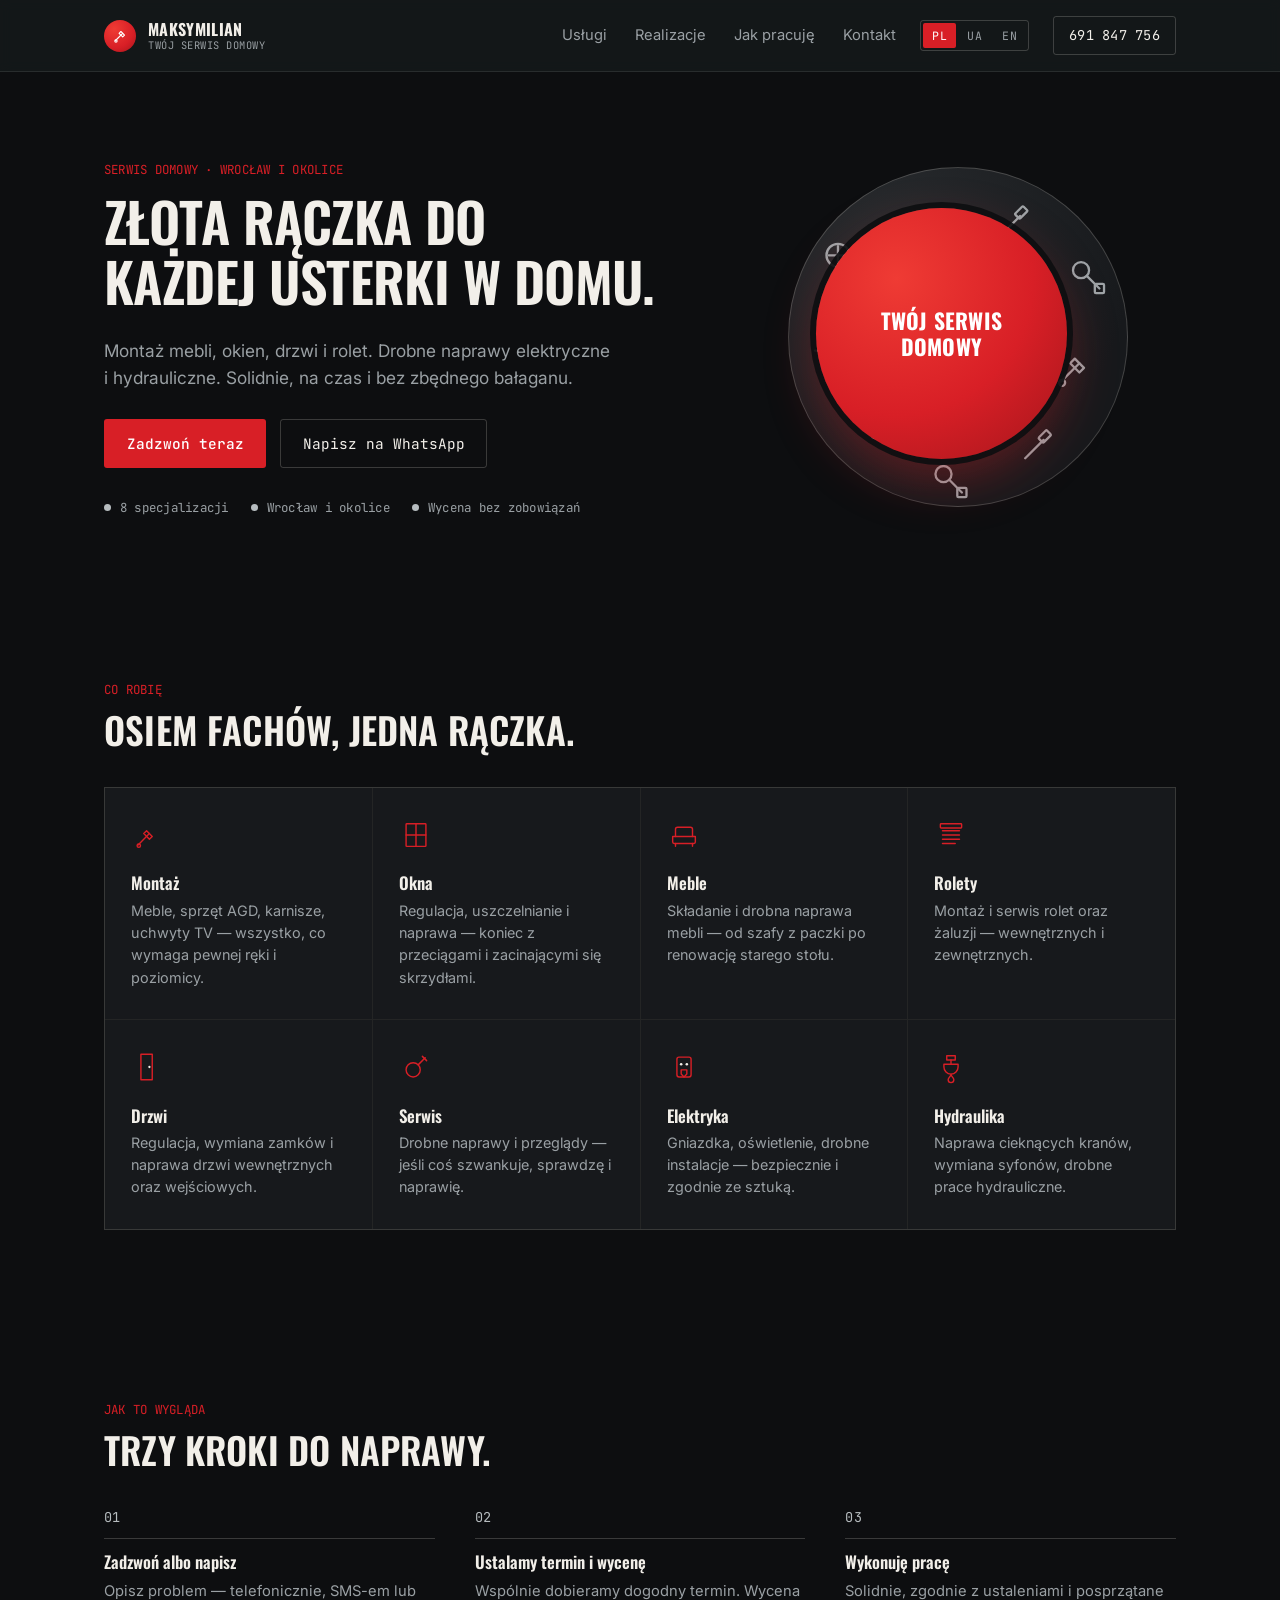
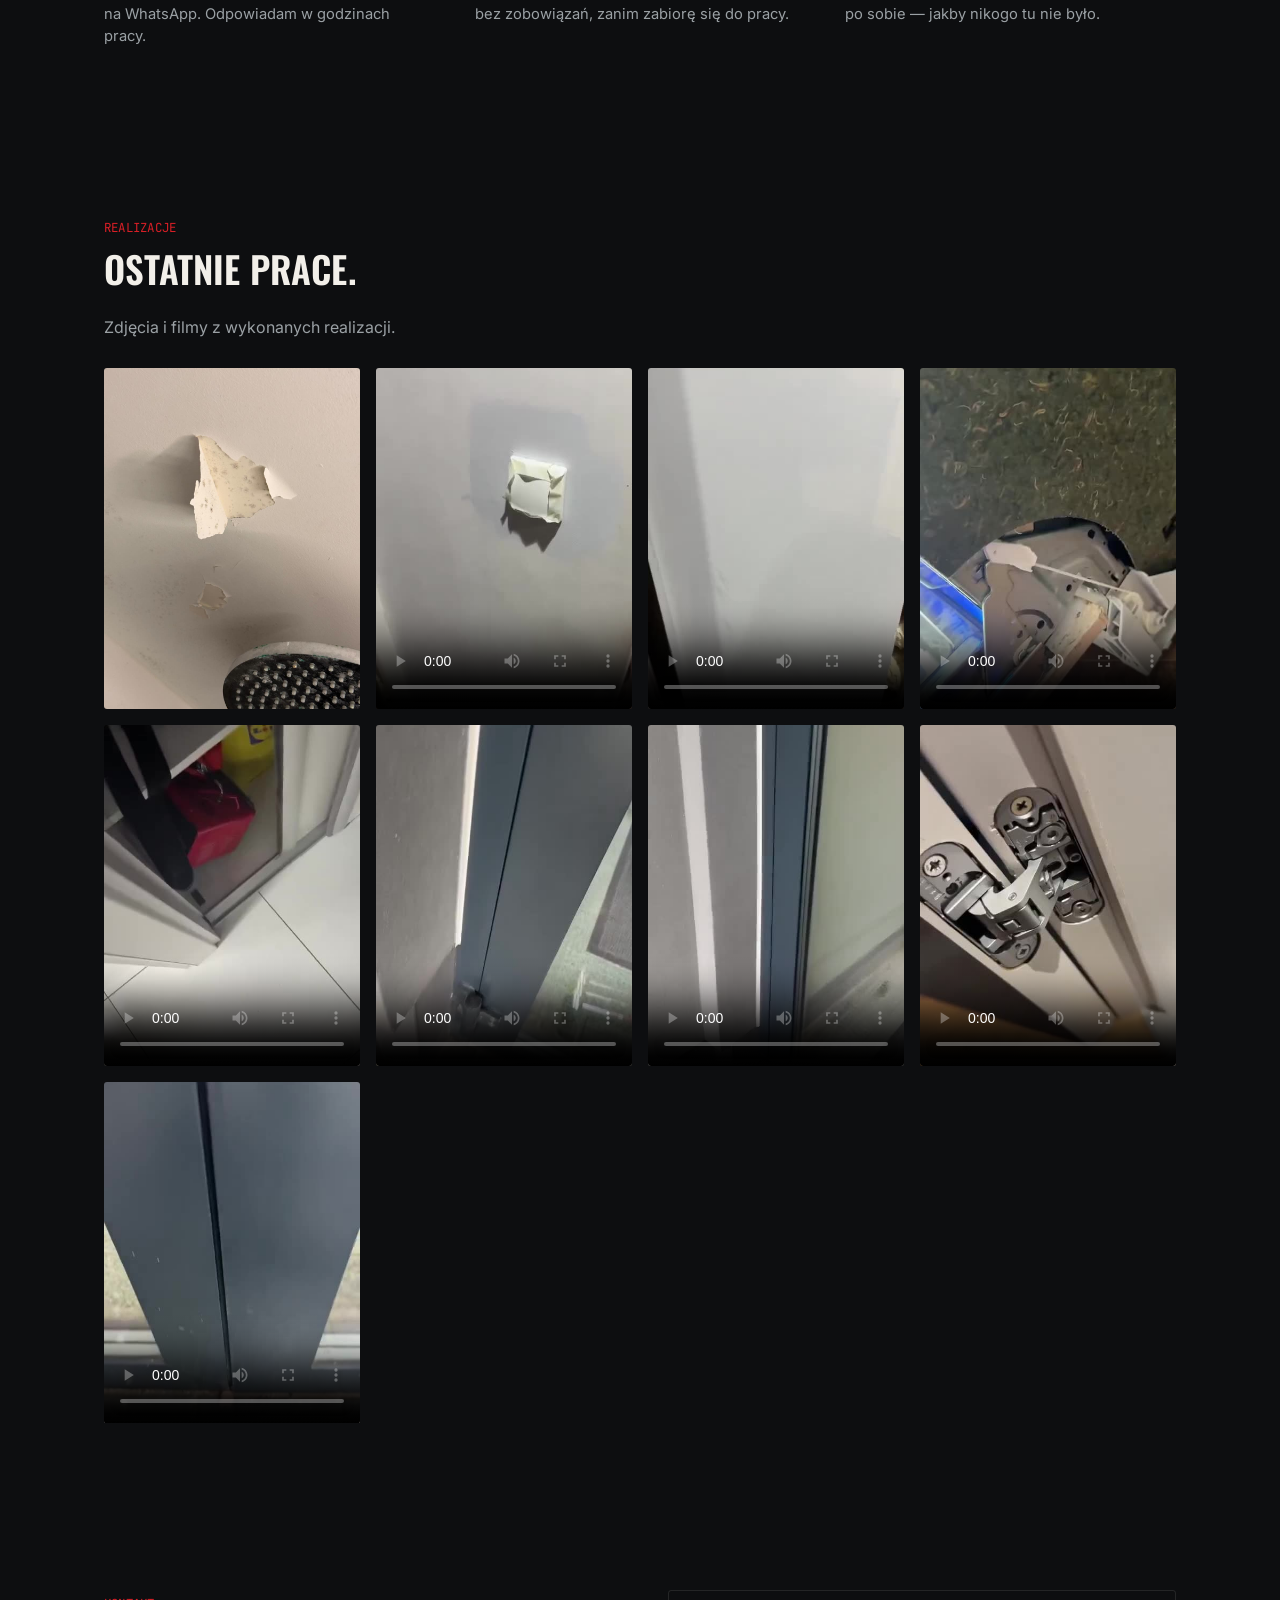
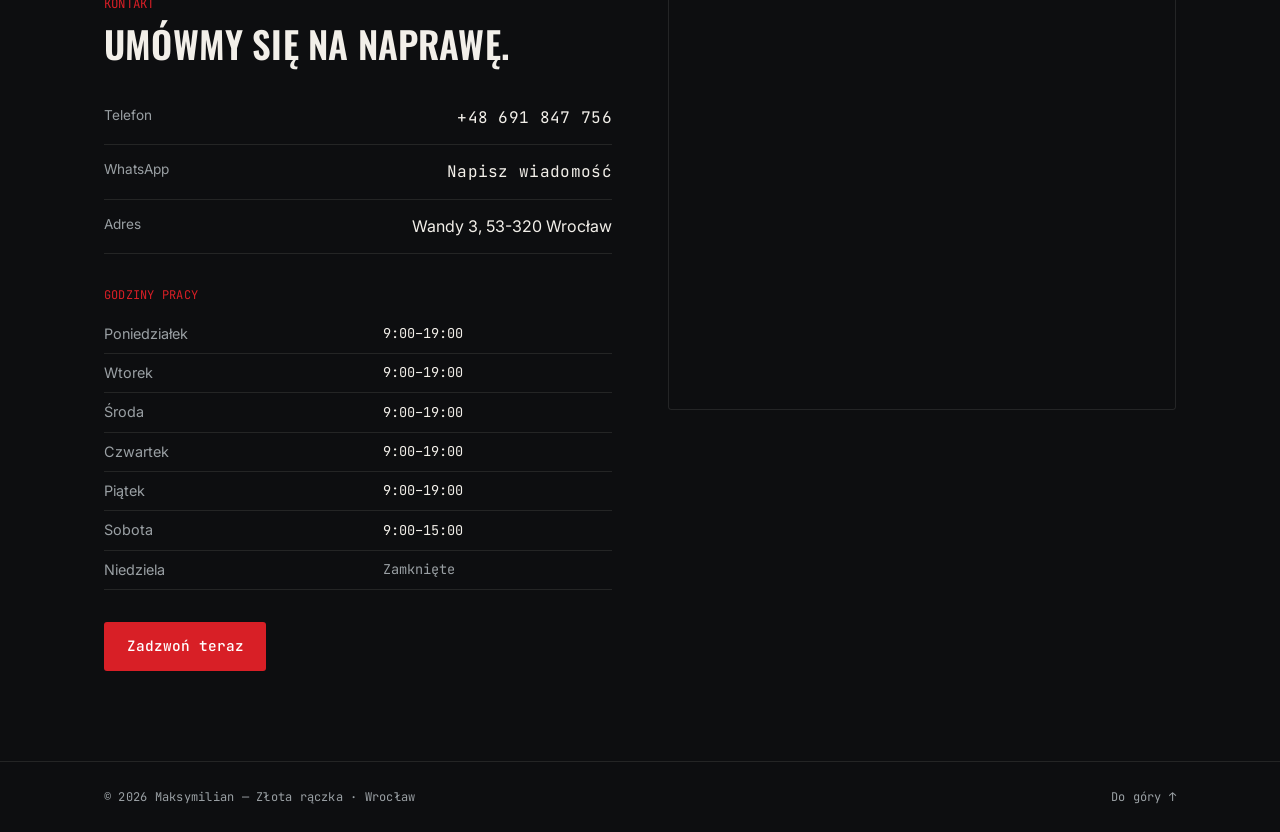
<file: index.html>
<!DOCTYPE html>
<html lang="pl">
<head>
<meta charset="UTF-8">
<meta name="viewport" content="width=device-width, initial-scale=1.0">
<title>Maksymilian — Złota rączka | Serwis domowy Wrocław</title>
<meta name="description" content="Maksymilian — złota rączka we Wrocławiu. Montaż mebli, okien, drzwi i rolet, drobna elektryka i hydraulika. Solidnie, na czas, bez bałaganu.">
<link rel="icon" href="data:,">
<link rel="preconnect" href="https://fonts.googleapis.com">
<link rel="preconnect" href="https://fonts.gstatic.com" crossorigin>
<link href="https://fonts.googleapis.com/css2?family=Oswald:wght@500;600;700&family=Inter:wght@400;500;600&family=JetBrains+Mono:wght@400;500&display=swap" rel="stylesheet">
<link rel="stylesheet" href="style.css">
</head>
<body>

<!-- ============ NAGŁÓWEK ============ -->
<header class="site-header">
  <div class="wrap header-inner">
    <a href="#top" class="brand">
      <span class="brand-stamp" aria-hidden="true">
        <svg viewBox="0 0 40 40" fill="none" xmlns="http://www.w3.org/2000/svg">
          <path d="M10 30 L26 14" stroke="#fff" stroke-width="2.5" stroke-linecap="round"/>
          <path d="M22 10 L30 18 L26 22 L18 14 Z" stroke="#fff" stroke-width="2.5" stroke-linejoin="round" stroke-linecap="round"/>
          <circle cx="11" cy="31" r="2.6" stroke="#fff" stroke-width="2.5"/>
        </svg>
      </span>
      <span class="brand-text">
        <span class="brand-name">MAKSYMILIAN</span>
        <span class="brand-sub" data-i18n="brand_sub">TWÓJ SERWIS DOMOWY</span>
      </span>
    </a>
    <nav class="main-nav" aria-label="Nawigacja główna">
      <a href="#uslugi" data-i18n="nav_uslugi">Usługi</a>
      <a href="#realizacje" data-i18n="nav_realizacje">Realizacje</a>
      <a href="#jak-pracuje" data-i18n="nav_jak">Jak pracuję</a>
      <a href="#kontakt" data-i18n="nav_kontakt">Kontakt</a>
    </nav>

    <div class="lang-switch" role="group" aria-label="Zmień język / Change language">
      <button type="button" data-lang="pl" class="active">PL</button>
      <button type="button" data-lang="ua">UA</button>
      <button type="button" data-lang="en">EN</button>
    </div>

    <a class="btn btn-call header-call" href="tel:+48691847756">
      <span class="mono">691 847 756</span>
    </a>
    <button class="nav-toggle" aria-label="Otwórz menu" aria-expanded="false">
      <span></span><span></span><span></span>
    </button>
  </div>
  <nav class="mobile-nav" aria-label="Nawigacja mobilna">
    <a href="#uslugi" data-i18n="nav_uslugi">Usługi</a>
    <a href="#realizacje" data-i18n="nav_realizacje">Realizacje</a>
    <a href="#jak-pracuje" data-i18n="nav_jak">Jak pracuję</a>
    <a href="#kontakt" data-i18n="nav_kontakt">Kontakt</a>
    <a href="tel:+48691847756" class="mono" data-i18n="mobile_call">Zadzwoń: 691 847 756</a>
  </nav>
</header>

<main id="top">

  <!-- ============ HERO ============ -->
  <section class="hero">
    <div class="wrap hero-inner">
      <div class="hero-copy">
        <p class="eyebrow mono" data-i18n="hero_eyebrow">SERWIS DOMOWY · WROCŁAW I OKOLICE</p>
        <h1 data-i18n-html="hero_h1">Złota rączka do<br>każdej usterki w domu.</h1>
        <p class="hero-lead" data-i18n="hero_lead">
          Montaż mebli, okien, drzwi i rolet. Drobne naprawy elektryczne
          i hydrauliczne. Solidnie, na czas i bez zbędnego bałaganu.
        </p>
        <div class="hero-actions">
          <a href="tel:+48691847756" class="btn btn-primary btn-tel" data-i18n="btn_call">Zadzwoń teraz</a>
          <a href="https://wa.me/48691847756" target="_blank" rel="noopener" class="btn btn-ghost" data-i18n="btn_whatsapp">Napisz na WhatsApp</a>
        </div>
        <ul class="hero-facts mono">
          <li data-i18n="hero_fact1">8 specjalizacji</li>
          <li data-i18n="hero_fact2">Wrocław i okolice</li>
          <li data-i18n="hero_fact3">Wycena bez zobowiązań</li>
        </ul>
      </div>
      <div class="hero-visual" aria-hidden="true">
        <div class="badge">
          <div class="badge-ring" id="badgeRing"><!-- narzędzia generowane skryptem --></div>
          <div class="badge-core">
            <span data-i18n-html="badge_text">Twój serwis<br>domowy</span>
          </div>
        </div>
      </div>
    </div>
    <div class="ruler-divider" aria-hidden="true"></div>
  </section>

  <!-- ============ USŁUGI ============ -->
  <section id="uslugi" class="services">
    <div class="wrap">
      <p class="eyebrow mono" data-i18n="services_eyebrow">CO ROBIĘ</p>
      <h2 data-i18n="services_h2">Osiem fachów, jedna rączka.</h2>

      <div class="service-grid">

        <article class="service-card reveal">
          <svg viewBox="0 0 48 48" class="s-icon" aria-hidden="true"><path d="M10 38 L26 22" stroke-linecap="round"/><path d="M22 18 L30 26 L26 30 L18 22 Z" stroke-linejoin="round" stroke-linecap="round"/><circle cx="11" cy="39" r="2.4"/></svg>
          <h3 data-i18n="service1_title">Montaż</h3>
          <p data-i18n="service1_desc">Meble, sprzęt AGD, karnisze, uchwyty TV — wszystko, co wymaga pewnej ręki i poziomicy.</p>
        </article>

        <article class="service-card reveal">
          <svg viewBox="0 0 48 48" class="s-icon" aria-hidden="true"><rect x="10" y="8" width="28" height="32" rx="1"/><line x1="24" y1="8" x2="24" y2="40"/><line x1="10" y1="24" x2="38" y2="24"/></svg>
          <h3 data-i18n="service2_title">Okna</h3>
          <p data-i18n="service2_desc">Regulacja, uszczelnianie i naprawa — koniec z przeciągami i zacinającymi się skrzydłami.</p>
        </article>

        <article class="service-card reveal">
          <svg viewBox="0 0 48 48" class="s-icon" aria-hidden="true"><path d="M12 26 V16 a3 3 0 0 1 3-3 h18 a3 3 0 0 1 3 3 v10"/><path d="M8 26 h32 v8 a2 2 0 0 1-2 2 H10 a2 2 0 0 1-2-2 Z"/><line x1="12" y1="36" x2="12" y2="40"/><line x1="36" y1="36" x2="36" y2="40"/></svg>
          <h3 data-i18n="service3_title">Meble</h3>
          <p data-i18n="service3_desc">Składanie i drobna naprawa mebli — od szafy z paczki po renowację starego stołu.</p>
        </article>

        <article class="service-card reveal">
          <svg viewBox="0 0 48 48" class="s-icon" aria-hidden="true"><rect x="9" y="8" width="30" height="6" rx="1"/><line x1="12" y1="18" x2="36" y2="18"/><line x1="12" y1="24" x2="36" y2="24"/><line x1="12" y1="30" x2="36" y2="30"/><line x1="12" y1="36" x2="30" y2="36"/></svg>
          <h3 data-i18n="service4_title">Rolety</h3>
          <p data-i18n="service4_desc">Montaż i serwis rolet oraz żaluzji — wewnętrznych i zewnętrznych.</p>
        </article>

        <article class="service-card reveal">
          <svg viewBox="0 0 48 48" class="s-icon" aria-hidden="true"><path d="M14 6 h16 v36 h-16 Z"/><circle cx="26" cy="24" r="1.6" fill="currentColor" stroke="none"/></svg>
          <h3 data-i18n="service5_title">Drzwi</h3>
          <p data-i18n="service5_desc">Regulacja, wymiana zamków i naprawa drzwi wewnętrznych oraz wejściowych.</p>
        </article>

        <article class="service-card reveal">
          <svg viewBox="0 0 48 48" class="s-icon" aria-hidden="true"><circle cx="20" cy="28" r="10"/><path d="M27 21 L37 11" stroke-linecap="round"/><path d="M33 9 L39 15" stroke-linecap="round"/></svg>
          <h3 data-i18n="service6_title">Serwis</h3>
          <p data-i18n="service6_desc">Drobne naprawy i przeglądy — jeśli coś szwankuje, sprawdzę i naprawię.</p>
        </article>

        <article class="service-card reveal">
          <svg viewBox="0 0 48 48" class="s-icon" aria-hidden="true"><rect x="14" y="10" width="20" height="28" rx="3"/><circle cx="20" cy="20" r="1.8" fill="currentColor" stroke="none"/><circle cx="28" cy="20" r="1.8" fill="currentColor" stroke="none"/><path d="M20 28 h8 v6 l-4 4 l-4-4 Z"/></svg>
          <h3 data-i18n="service7_title">Elektryka</h3>
          <p data-i18n="service7_desc">Gniazdka, oświetlenie, drobne instalacje — bezpiecznie i zgodnie ze sztuką.</p>
        </article>

        <article class="service-card reveal">
          <svg viewBox="0 0 48 48" class="s-icon" aria-hidden="true"><path d="M18 8 h12 v6 h-12 Z"/><path d="M24 14 v6"/><path d="M14 20 h20 v4 a10 10 0 0 1-20 0 Z"/><path d="M24 34 c0 4 4 4 4 8 a4 4 0 0 1-8 0 c0-4 4-4 4-8 Z"/></svg>
          <h3 data-i18n="service8_title">Hydraulika</h3>
          <p data-i18n="service8_desc">Naprawa cieknących kranów, wymiana syfonów, drobne prace hydrauliczne.</p>
        </article>

      </div>
    </div>
    <div class="ruler-divider" aria-hidden="true"></div>
  </section>

  <!-- ============ JAK PRACUJĘ ============ -->
  <section id="jak-pracuje" class="process">
    <div class="wrap">
      <p class="eyebrow mono" data-i18n="process_eyebrow">JAK TO WYGLĄDA</p>
      <h2 data-i18n="process_h2">Trzy kroki do naprawy.</h2>
      <ol class="process-list">
        <li class="reveal">
          <span class="process-num mono">01</span>
          <div>
            <h3 data-i18n="step1_title">Zadzwoń albo napisz</h3>
            <p data-i18n="step1_desc">Opisz problem — telefonicznie, SMS-em lub na WhatsApp. Odpowiadam w godzinach pracy.</p>
          </div>
        </li>
        <li class="reveal">
          <span class="process-num mono">02</span>
          <div>
            <h3 data-i18n="step2_title">Ustalamy termin i wycenę</h3>
            <p data-i18n="step2_desc">Wspólnie dobieramy dogodny termin. Wycena bez zobowiązań, zanim zabiorę się do pracy.</p>
          </div>
        </li>
        <li class="reveal">
          <span class="process-num mono">03</span>
          <div>
            <h3 data-i18n="step3_title">Wykonuję pracę</h3>
            <p data-i18n="step3_desc">Solidnie, zgodnie z ustaleniami i posprzątane po sobie — jakby nikogo tu nie było.</p>
          </div>
        </li>
      </ol>
    </div>
    <div class="ruler-divider" aria-hidden="true"></div>
  </section>

  <!-- ============ REALIZACJE ============ -->
  <section id="realizacje" class="portfolio">
    <div class="wrap">
      <p class="eyebrow mono" data-i18n="portfolio_eyebrow">REALIZACJE</p>
      <h2 data-i18n="portfolio_h2">Ostatnie prace.</h2>
      <p class="portfolio-note" data-i18n="portfolio_note">Zdjęcia i filmy z wykonanych realizacji pojawią się tutaj wkrótce.</p>

      <!--
        Ta galeria ładuje się automatycznie z zawartości folderu /assets
        w repozytorium na GitHubie (patrz script.js, funkcja loadPortfolio).
        Żeby dodać nowe zdjęcie/film — wystarczy wrzucić plik do assets/
        przez GitHub (Add file → Upload files). Nie trzeba niczego zmieniać
        w tym pliku. Elementy poniżej to tylko zapasowa wersja na wypadek,
        gdyby automatyczne ładowanie się nie powiodło (np. limit GitHub API).
      -->
      <div class="portfolio-grid" id="portfolioGrid" data-owner="verythin" data-repo="Tw-j-serwis-domowy" data-branch="main" data-path="assets">
        <div class="portfolio-item reveal">
          <img src="assets/realizacja-9.jpg" alt="Uszkodzony sufit przed naprawą — pęknięcia i zawilgocenie płyty gipsowo-kartonowej">
        </div>
        <div class="portfolio-item reveal">
          <video src="assets/realizacja-1.mp4" poster="assets/realizacja-1-poster.jpg" controls preload="metadata" playsinline></video>
        </div>
        <div class="portfolio-item reveal">
          <video src="assets/realizacja-2.mp4" poster="assets/realizacja-2-poster.jpg" controls preload="metadata" playsinline></video>
        </div>
        <div class="portfolio-item reveal">
          <video src="assets/realizacja-3.mp4" poster="assets/realizacja-3-poster.jpg" controls preload="metadata" playsinline></video>
        </div>
        <div class="portfolio-item reveal">
          <video src="assets/realizacja-4.mp4" poster="assets/realizacja-4-poster.jpg" controls preload="metadata" playsinline></video>
        </div>
        <div class="portfolio-item reveal">
          <video src="assets/realizacja-5.mp4" poster="assets/realizacja-5-poster.jpg" controls preload="metadata" playsinline></video>
        </div>
        <div class="portfolio-item reveal">
          <video src="assets/realizacja-6.mp4" poster="assets/realizacja-6-poster.jpg" controls preload="metadata" playsinline></video>
        </div>
        <div class="portfolio-item reveal">
          <video src="assets/realizacja-7.mp4" poster="assets/realizacja-7-poster.jpg" controls preload="metadata" playsinline></video>
        </div>
        <div class="portfolio-item reveal">
          <video src="assets/realizacja-8.mp4" poster="assets/realizacja-8-poster.jpg" controls preload="metadata" playsinline></video>
        </div>
      </div>
    </div>
    <div class="ruler-divider" aria-hidden="true"></div>
  </section>

  <!-- ============ KONTAKT ============ -->
  <section id="kontakt" class="contact">
    <div class="wrap contact-inner">
      <div class="contact-info reveal">
        <p class="eyebrow mono" data-i18n="contact_eyebrow">KONTAKT</p>
        <h2 data-i18n="contact_h2">Umówmy się na naprawę.</h2>

        <dl class="contact-list">
          <div>
            <dt data-i18n="label_phone">Telefon</dt>
            <dd><a href="tel:+48691847756" class="mono btn-tel">+48 691 847 756</a></dd>
          </div>
          <div>
            <dt data-i18n="label_whatsapp">WhatsApp</dt>
            <dd><a href="https://wa.me/48691847756" target="_blank" rel="noopener" class="mono" data-i18n="whatsapp_link_text">Napisz wiadomość</a></dd>
          </div>
          <div>
            <dt data-i18n="label_address">Adres</dt>
            <dd>Wandy 3, 53-320 Wrocław</dd>
          </div>
        </dl>

        <table class="hours-table">
          <caption class="mono" data-i18n="hours_caption">GODZINY PRACY</caption>
          <tbody>
            <tr><th data-i18n="day1">Poniedziałek</th><td>9:00–19:00</td></tr>
            <tr><th data-i18n="day2">Wtorek</th><td>9:00–19:00</td></tr>
            <tr><th data-i18n="day3">Środa</th><td>9:00–19:00</td></tr>
            <tr><th data-i18n="day4">Czwartek</th><td>9:00–19:00</td></tr>
            <tr><th data-i18n="day5">Piątek</th><td>9:00–19:00</td></tr>
            <tr><th data-i18n="day6">Sobota</th><td>9:00–15:00</td></tr>
            <tr><th data-i18n="day7">Niedziela</th><td class="closed" data-i18n="closed">Zamknięte</td></tr>
          </tbody>
        </table>

        <a href="tel:+48691847756" class="btn btn-primary contact-cta btn-tel" data-i18n="btn_call">Zadzwoń teraz</a>
      </div>

      <div class="contact-map reveal">
        <iframe
          title="Mapa — Wandy 3, 53-320 Wrocław"
          src="https://www.google.com/maps?q=Wandy+3,+53-320+Wroc%C5%82aw,+Poland&output=embed"
          loading="lazy"
          referrerpolicy="no-referrer-when-downgrade">
        </iframe>
      </div>
    </div>
  </section>

</main>

<!-- ============ STOPKA ============ -->
<footer class="site-footer">
  <div class="wrap footer-inner">
    <span class="mono">© <span id="year"></span> <span data-i18n="footer_brand">Maksymilian — Złota rączka · Wrocław</span></span>
    <a href="#top" class="mono footer-top" data-i18n="footer_top">Do góry ↑</a>
  </div>
</footer>

<div id="toast" class="toast" role="status" aria-live="polite"></div>

<script src="script.js"></script>
</body>
</html>
</file>
<file: style.css>
/* =========================================================
   MAKSYMILIAN — ZŁOTA RĄCZKA
   Design tokens: dark badge red + brushed steel
   ========================================================= */

:root{
  --bg:            #0d0e10;
  --bg-panel:      #17191c;
  --bg-panel-2:    #1d2023;
  --line:          rgba(237,234,226,0.10);
  --line-strong:   rgba(237,234,226,0.20);

  --text:          #f2efe9;
  --text-dim:      #9aa0a4;

  --red:           #d81f26;
  --red-dark:      #a3151b;
  --red-soft:      rgba(216,31,38,0.16);
  --steel:         #b6bcbf;
  --steel-soft:    rgba(182,188,191,0.14);

  --font-display:  'Oswald', system-ui, sans-serif;
  --font-body:     'Inter', system-ui, sans-serif;
  --font-mono:     'JetBrains Mono', ui-monospace, Menlo, monospace;

  --radius: 3px;
  --wrap: 1120px;
}

*, *::before, *::after{ box-sizing: border-box; }

html{ scroll-behavior: smooth; }

@media (prefers-reduced-motion: reduce){
  html{ scroll-behavior: auto; }
  *{ animation-duration: 0.001ms !important; transition-duration: 0.001ms !important; }
}

body{
  margin:0;
  background: var(--bg);
  color: var(--text);
  font-family: var(--font-body);
  font-size: 16px;
  line-height: 1.55;
  -webkit-font-smoothing: antialiased;
}

.wrap{
  max-width: var(--wrap);
  margin: 0 auto;
  padding: 0 24px;
}

.mono{ font-family: var(--font-mono); letter-spacing: 0.02em; }

h1, h2, h3{
  font-family: var(--font-display);
  font-weight: 600;
  line-height: 1.1;
  margin: 0 0 0.5em;
}

h1, h2{
  text-transform: uppercase;
  letter-spacing: 0.005em;
}

p{ margin: 0 0 1em; color: var(--text-dim); }

a{ color: inherit; }

:focus-visible{
  outline: 2px solid var(--steel);
  outline-offset: 3px;
}

.eyebrow{
  font-size: 0.78rem;
  color: var(--red);
  text-transform: uppercase;
  margin: 0 0 0.9em;
  display: inline-block;
}

/* ---------- Buttons ---------- */
.btn{
  display: inline-flex;
  align-items: center;
  justify-content: center;
  padding: 0.85em 1.5em;
  border-radius: var(--radius);
  font-family: var(--font-mono);
  font-size: 0.9rem;
  text-decoration: none;
  border: 1px solid transparent;
  transition: transform 0.15s ease, background 0.15s ease, border-color 0.15s ease;
  cursor: pointer;
}
.btn:hover{ transform: translateY(-1px); }

.btn-primary{
  background: var(--red);
  color: #ffffff;
  font-weight: 500;
}
.btn-primary:hover{ background: #ef2b32; }

.btn-ghost{
  border-color: var(--line-strong);
  color: var(--text);
}
.btn-ghost:hover{ border-color: var(--steel); color: var(--steel); }

.btn-call{
  border: 1px solid var(--line-strong);
  padding: 0.6em 1.1em;
  font-size: 0.85rem;
}
.btn-call:hover{ border-color: var(--red); color: var(--red); }

/* =========================================================
   HEADER
   ========================================================= */
.site-header{
  position: sticky;
  top: 0;
  z-index: 50;
  background: rgba(20,24,26,0.92);
  backdrop-filter: blur(6px);
  border-bottom: 1px solid var(--line);
}

.header-inner{
  display: flex;
  align-items: center;
  gap: 24px;
  padding-top: 16px;
  padding-bottom: 16px;
}

.brand{
  display: flex;
  align-items: center;
  gap: 12px;
  text-decoration: none;
  margin-right: auto;
}
.brand-stamp{
  width: 32px; height: 32px;
  border-radius: 50%;
  background: radial-gradient(circle at 32% 28%, #ef3b34, var(--red) 60%, var(--red-dark) 100%);
  display: flex;
  align-items: center;
  justify-content: center;
  flex-shrink: 0;
}
.brand-stamp svg{ width: 18px; height: 18px; }
.brand-text{ display: flex; flex-direction: column; line-height: 1.25; }
.brand-name{ font-family: var(--font-display); font-weight: 700; font-size: 1rem; letter-spacing: 0.02em; }
.brand-sub{ font-family: var(--font-mono); font-size: 0.65rem; color: var(--text-dim); letter-spacing: 0.05em; }

.main-nav{ display: flex; gap: 28px; }
.main-nav a{
  text-decoration: none;
  font-size: 0.92rem;
  color: var(--text-dim);
  transition: color 0.15s ease;
}
.main-nav a:hover{ color: var(--text); }

.header-call{ white-space: nowrap; }

/* ---------- Przełącznik języka ---------- */
.lang-switch{
  display: flex;
  gap: 2px;
  border: 1px solid var(--line-strong);
  border-radius: var(--radius);
  padding: 2px;
}
.lang-switch button{
  background: none;
  border: none;
  color: var(--text-dim);
  font-family: var(--font-mono);
  font-size: 0.72rem;
  letter-spacing: 0.04em;
  padding: 5px 9px;
  border-radius: 2px;
  cursor: pointer;
  transition: background 0.15s ease, color 0.15s ease;
}
.lang-switch button:hover{ color: var(--text); }
.lang-switch button.active{
  background: var(--red);
  color: #fff;
}
.lang-switch-mobile{ margin-top: 14px; align-self: flex-start; }

@media (max-width: 860px){
  .header-inner{ gap: 12px; }
  .brand-sub{ display: none; }
}

@media (max-width: 360px){
  .lang-switch button{ padding: 5px 7px; }
}

/* ---------- Powiadomienie (np. po skopiowaniu numeru) ---------- */
.toast{
  position: fixed;
  left: 50%;
  bottom: 24px;
  transform: translate(-50%, 12px);
  background: #202426;
  color: var(--text);
  border: 1px solid var(--line-strong);
  border-left: 3px solid var(--red);
  padding: 12px 18px;
  border-radius: var(--radius);
  font-family: var(--font-mono);
  font-size: 0.85rem;
  box-shadow: 0 12px 30px rgba(0,0,0,0.4);
  opacity: 0;
  pointer-events: none;
  transition: opacity 0.2s ease, transform 0.2s ease;
  z-index: 100;
  max-width: 90vw;
  text-align: center;
}
.toast.show{
  opacity: 1;
  transform: translate(-50%, 0);
}

.nav-toggle{
  display: none;
  flex-direction: column;
  justify-content: center;
  gap: 5px;
  width: 34px;
  height: 34px;
  background: none;
  border: 1px solid var(--line-strong);
  border-radius: var(--radius);
  cursor: pointer;
}
.nav-toggle span{ display: block; height: 1.5px; background: var(--text); margin: 0 7px; }

.mobile-nav{
  display: none;
  flex-direction: column;
  padding: 8px 24px 20px;
  border-top: 1px solid var(--line);
}
.mobile-nav a{
  padding: 12px 0;
  text-decoration: none;
  color: var(--text);
  border-bottom: 1px solid var(--line);
  font-size: 0.95rem;
}
.mobile-nav.open{ display: flex; }

@media (max-width: 860px){
  .main-nav, .header-call{ display: none; }
  .nav-toggle{ display: flex; }
}

/* =========================================================
   RULER DIVIDER — signature element
   A measuring-tape rule marks the seam between every section.
   ========================================================= */
.ruler-divider{
  height: 22px;
  margin: 0 auto;
  max-width: var(--wrap);
  background-image:
    repeating-linear-gradient(
      to right,
      var(--line-strong) 0,
      var(--line-strong) 1px,
      transparent 1px,
      transparent 24px
    ),
    repeating-linear-gradient(
      to right,
      var(--red-soft) 0,
      var(--red-soft) 1px,
      transparent 1px,
      transparent 120px
    );
  background-position: 0 0, 0 0;
  background-size: 100% 12px, 100% 22px;
  background-repeat: repeat-x;
  border-top: 1px solid var(--line);
  border-bottom: 1px solid var(--line);
  opacity: 0.9;
  clip-path: inset(0 100% 0 0);
  transition: clip-path 1.15s cubic-bezier(0.16, 0.84, 0.44, 1);
}
.ruler-divider.revealed{
  clip-path: inset(0 0% 0 0);
}

/* ---------- Powolny obrót pierścienia narzędzi na odznace ---------- */
@keyframes badge-ring-spin{
  to{ transform: rotate(360deg); }
}
.badge-ring{
  animation: badge-ring-spin 90s linear infinite;
}

/* ---------- Płynne pojawianie się elementów przy scrollu ---------- */
.reveal{
  opacity: 0;
  transform: translateY(20px);
  transition: opacity 0.65s ease, transform 0.65s cubic-bezier(0.16, 0.84, 0.44, 1);
}
.reveal.revealed{
  opacity: 1;
  transform: translateY(0);
}
/* lekko rozłożone w czasie pojawianie się kart w siatce */
.service-grid .reveal:nth-child(4n+1){ transition-delay: 0s; }
.service-grid .reveal:nth-child(4n+2){ transition-delay: 0.06s; }
.service-grid .reveal:nth-child(4n+3){ transition-delay: 0.12s; }
.service-grid .reveal:nth-child(4n+4){ transition-delay: 0.18s; }
.process-list .reveal:nth-child(1){ transition-delay: 0s; }
.process-list .reveal:nth-child(2){ transition-delay: 0.1s; }
.process-list .reveal:nth-child(3){ transition-delay: 0.2s; }
.portfolio-grid .reveal:nth-child(4n+1){ transition-delay: 0s; }
.portfolio-grid .reveal:nth-child(4n+2){ transition-delay: 0.05s; }
.portfolio-grid .reveal:nth-child(4n+3){ transition-delay: 0.1s; }
.portfolio-grid .reveal:nth-child(4n+4){ transition-delay: 0.15s; }

/* =========================================================
   HERO
   ========================================================= */
.hero{ padding-top: 84px; }

.hero-inner{
  display: grid;
  grid-template-columns: 1.15fr 0.85fr;
  gap: 48px;
  align-items: center;
  padding-bottom: 64px;
}

.hero h1{
  font-size: clamp(2.2rem, 4.4vw, 3.4rem);
  letter-spacing: -0.01em;
}

.hero-lead{
  font-size: 1.08rem;
  max-width: 46ch;
}

.hero-actions{ display: flex; gap: 14px; flex-wrap: wrap; margin: 28px 0 30px; }

.hero-facts{
  display: flex;
  gap: 22px;
  flex-wrap: wrap;
  padding: 0;
  margin: 0;
  list-style: none;
  font-size: 0.78rem;
  color: var(--text-dim);
}
.hero-facts li{
  padding-left: 16px;
  position: relative;
}
.hero-facts li::before{
  content: "";
  position: absolute;
  left: 0; top: 0.45em;
  width: 7px; height: 7px;
  background: var(--steel);
  border-radius: 50%;
}

.hero-visual{ display: flex; justify-content: center; }

/* ---- Odznaka "TWÓJ SERWIS DOMOWY" ---- */
.badge{
  position: relative;
  width: 340px;
  height: 340px;
  max-width: 90vw;
  flex-shrink: 0;
}
.badge-ring{
  position: absolute;
  inset: 0;
  border-radius: 50%;
  background:
    radial-gradient(circle at 30% 25%, #2a2d30, #17191c 70%);
  border: 1px solid var(--line-strong);
}
.badge-tool{
  position: absolute;
  top: 50%; left: 50%;
  width: 46px; height: 46px;
  color: var(--steel);
  opacity: 0.85;
  transform-origin: 0 0;
}
.badge-tool svg{
  width: 100%;
  height: 100%;
  fill: none;
  stroke: currentColor;
  stroke-width: 2;
  stroke-linecap: round;
  stroke-linejoin: round;
}
.badge-core{
  position: absolute;
  top: 12%;
  left: 8%;
  width: 74%;
  height: 74%;
  border-radius: 50%;
  background: radial-gradient(circle at 32% 28%, #ef3b34, var(--red) 55%, var(--red-dark) 100%);
  box-shadow:
    0 0 0 6px rgba(13,14,16,0.9),
    0 22px 50px rgba(216,31,38,0.35);
  display: flex;
  align-items: center;
  justify-content: center;
  text-align: center;
  padding: 10%;
}
.badge-core span{
  display: block;
  font-family: var(--font-display);
  font-weight: 700;
  text-transform: uppercase;
  color: #fff;
  font-size: clamp(1.05rem, 2.4vw, 1.35rem);
  line-height: 1.2;
  letter-spacing: 0.01em;
}

@media (max-width: 480px){
  .badge{ width: 280px; height: 280px; }
}

@media (max-width: 860px){
  .hero-inner{ grid-template-columns: 1fr; }
  .hero-visual{ order: -1; max-width: 280px; margin: 0 auto; }
}

/* =========================================================
   SERVICES
   ========================================================= */
.services{ padding: 72px 0; }
.services h2, .process h2, .portfolio h2, .contact h2{
  font-size: clamp(1.7rem, 3vw, 2.3rem);
  margin-bottom: 0.7em;
}

.service-grid{
  display: grid;
  grid-template-columns: repeat(4, 1fr);
  gap: 1px;
  background: var(--line);
  border: 1px solid var(--line);
  margin-top: 36px;
}

.service-card{
  background: var(--bg-panel);
  padding: 30px 26px;
  transition: background 0.2s ease;
}
.service-card:hover{ background: var(--bg-panel-2); }

.s-icon{
  width: 34px;
  height: 34px;
  fill: none;
  stroke: var(--red);
  stroke-width: 2;
  stroke-linecap: round;
  stroke-linejoin: round;
  margin-bottom: 16px;
  transition: transform 0.35s cubic-bezier(0.34, 1.56, 0.64, 1);
}
.service-card:hover .s-icon{
  transform: rotate(-10deg) scale(1.1);
}

.service-card h3{ font-size: 1.05rem; margin-bottom: 0.4em; }
.service-card p{ font-size: 0.9rem; margin: 0; }

@media (max-width: 900px){
  .service-grid{ grid-template-columns: repeat(2, 1fr); }
}
@media (max-width: 520px){
  .service-grid{ grid-template-columns: 1fr; }
}

/* =========================================================
   PROCESS
   ========================================================= */
.process{ padding: 72px 0; }

.process-list{
  list-style: none;
  margin: 36px 0 0;
  padding: 0;
  display: grid;
  grid-template-columns: repeat(3, 1fr);
  gap: 40px;
}
.process-list li{ display: flex; flex-direction: column; gap: 10px; }
.process-num{
  color: var(--steel);
  font-size: 0.85rem;
  border-bottom: 1px solid var(--line-strong);
  padding-bottom: 10px;
  margin-bottom: 4px;
}
.process-list h3{ font-size: 1.05rem; }
.process-list p{ font-size: 0.92rem; margin: 0; }

@media (max-width: 780px){
  .process-list{ grid-template-columns: 1fr; gap: 28px; }
}

/* =========================================================
   PORTFOLIO
   ========================================================= */
.portfolio{ padding: 72px 0; }
.portfolio-note{ max-width: 52ch; }

.portfolio-grid{
  display: grid;
  grid-template-columns: repeat(4, 1fr);
  gap: 16px;
  margin-top: 28px;
}
.portfolio-item{
  aspect-ratio: 3 / 4;
  border-radius: var(--radius);
  overflow: hidden;
  background: var(--bg-panel);
}
.portfolio-item img, .portfolio-item video{
  width: 100%; height: 100%; object-fit: cover; display: block;
}
.portfolio-item.placeholder{
  display: flex;
  align-items: center;
  justify-content: center;
  border: 1px dashed var(--line-strong);
  color: var(--text-dim);
  font-size: 0.7rem;
  text-align: center;
  padding: 10px;
}

@media (max-width: 900px){
  .portfolio-grid{ grid-template-columns: repeat(2, 1fr); }
}

/* =========================================================
   CONTACT
   ========================================================= */
.contact{ padding: 72px 0 90px; }

.contact-inner{
  display: grid;
  grid-template-columns: 1fr 1fr;
  gap: 56px;
  align-items: start;
}

.contact-list{ margin: 0 0 32px; padding: 0; }
.contact-list > div{
  display: flex;
  justify-content: space-between;
  gap: 16px;
  padding: 14px 0;
  border-bottom: 1px solid var(--line);
}
.contact-list dt{ color: var(--text-dim); font-size: 0.85rem; }
.contact-list dd{ margin: 0; }
.contact-list a{ text-decoration: none; }
.contact-list a:hover{ color: var(--red); }

.hours-table{
  width: 100%;
  border-collapse: collapse;
  margin-bottom: 32px;
}
.hours-table caption{
  text-align: left;
  color: var(--red);
  font-size: 0.75rem;
  margin-bottom: 10px;
}
.hours-table th, .hours-table td{
  text-align: left;
  font-weight: 400;
  padding: 8px 0;
  border-bottom: 1px solid var(--line);
  font-size: 0.9rem;
}
.hours-table th{ color: var(--text-dim); width: 55%; }
.hours-table td{ font-family: var(--font-mono); font-size: 0.85rem; }
.hours-table td.closed{ color: var(--text-dim); }

.contact-map iframe{
  width: 100%;
  height: 420px;
  border: 1px solid var(--line);
  border-radius: var(--radius);
  filter: grayscale(0.3) contrast(1.05);
}

@media (max-width: 860px){
  .contact-inner{ grid-template-columns: 1fr; }
  .contact-map iframe{ height: 300px; }
}

/* =========================================================
   FOOTER
   ========================================================= */
.site-footer{
  border-top: 1px solid var(--line);
  padding: 26px 0;
}
.footer-inner{
  display: flex;
  justify-content: space-between;
  align-items: center;
  gap: 16px;
  font-size: 0.75rem;
  color: var(--text-dim);
  flex-wrap: wrap;
}
.footer-top{ text-decoration: none; }
.footer-top:hover{ color: var(--red); }
</file>
